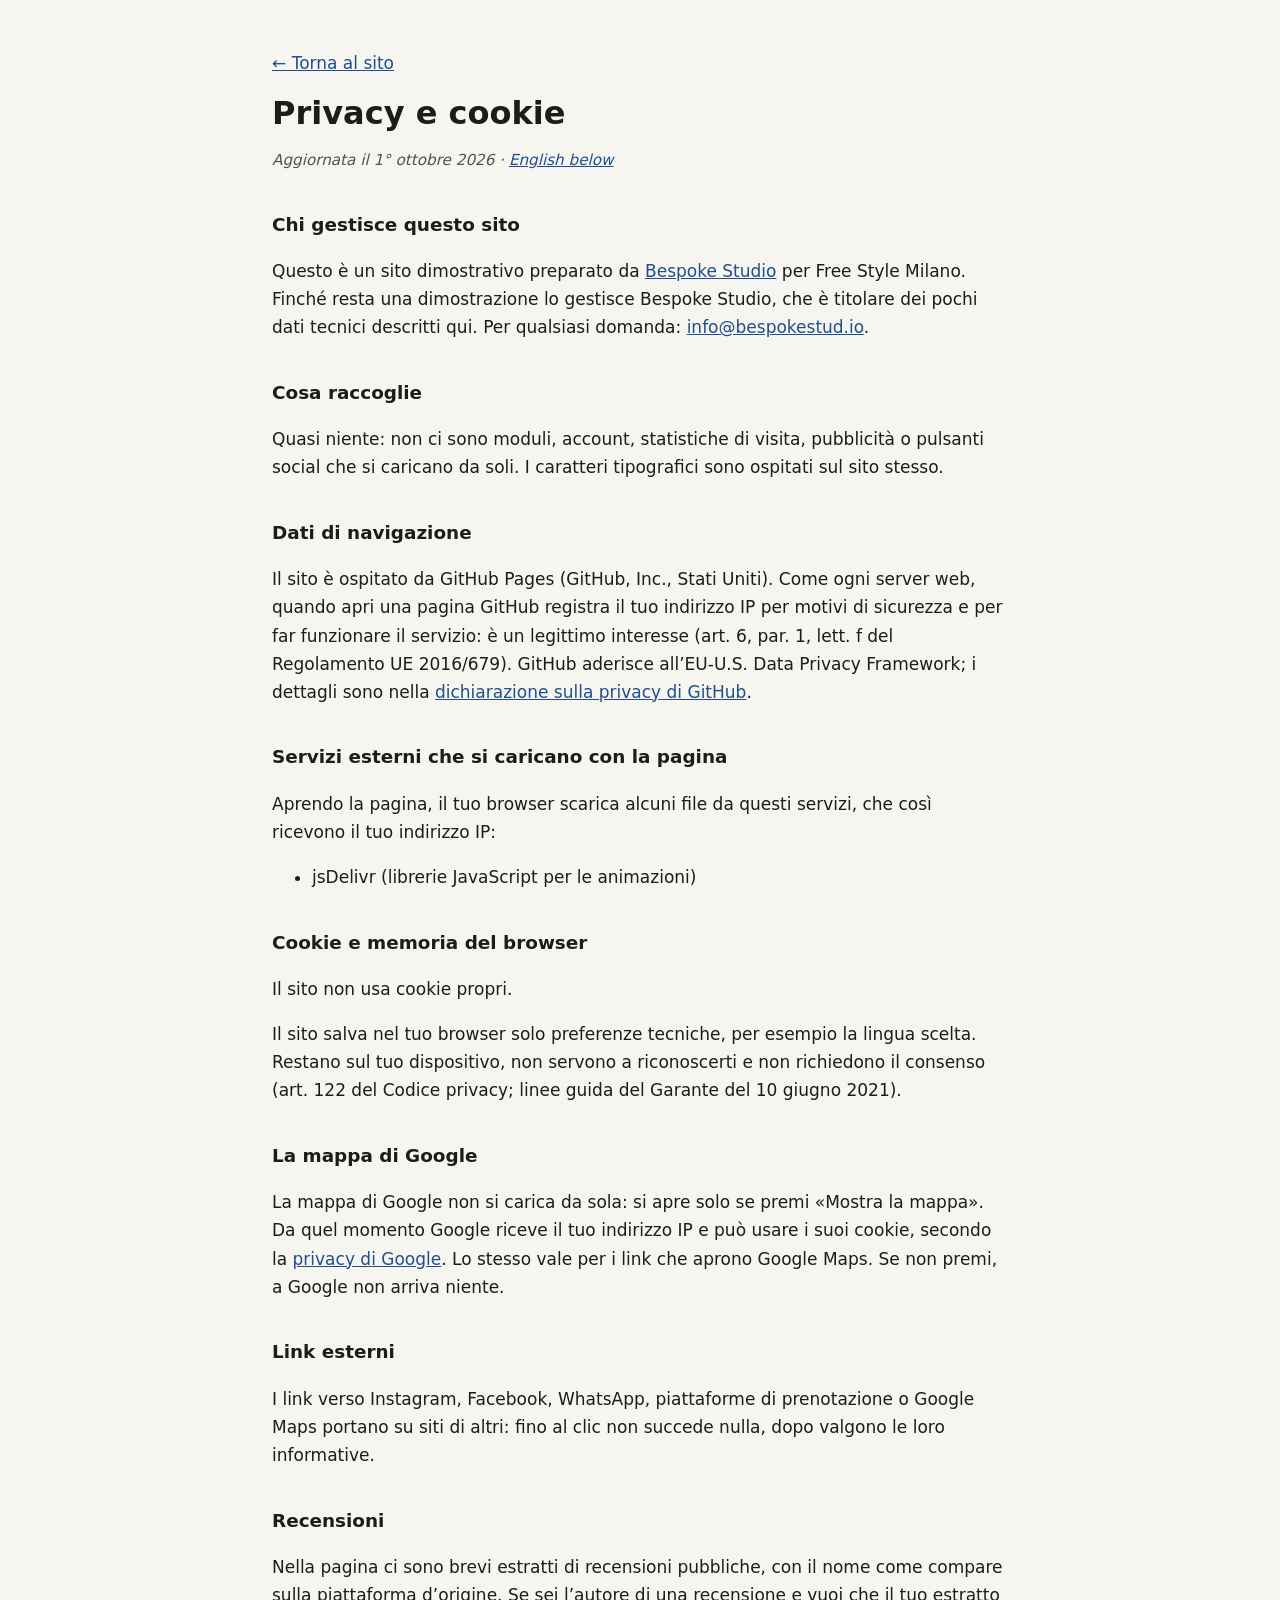
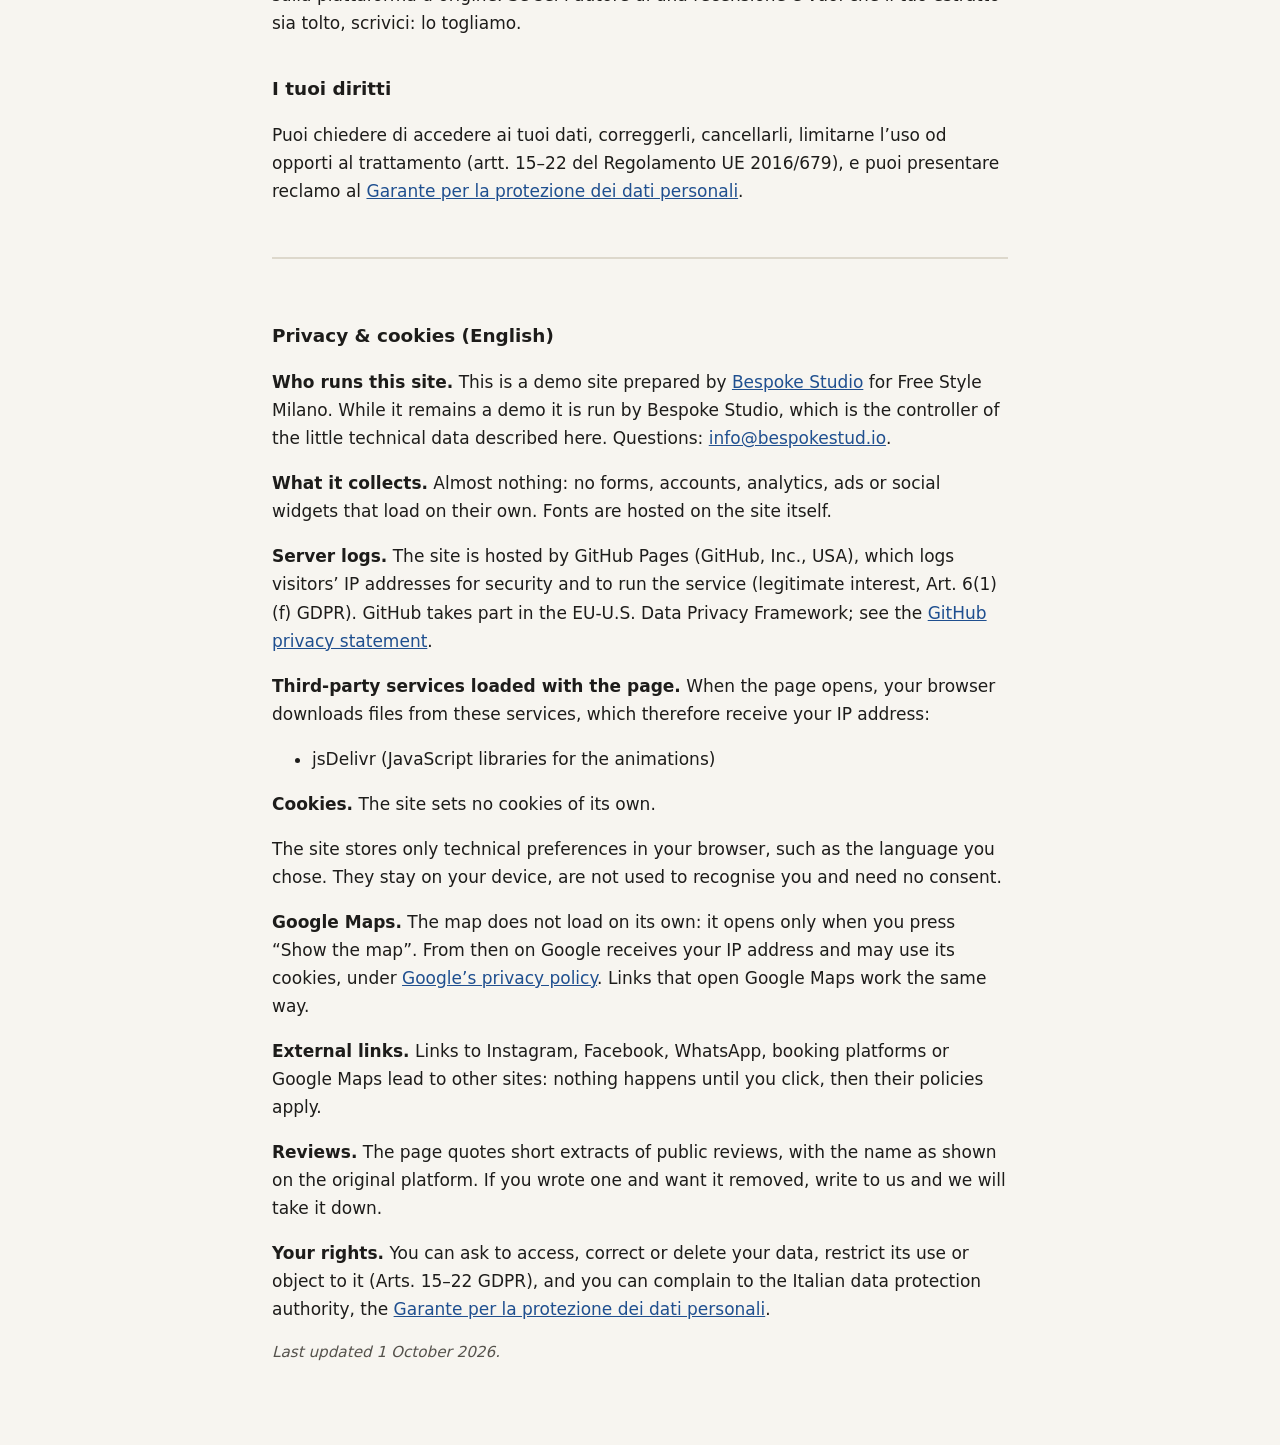
<file: privacy.html>
<!DOCTYPE html>
<html lang="it">
<head>
  <meta charset="UTF-8">
  <meta name="viewport" content="width=device-width, initial-scale=1.0">
  <meta name="robots" content="noindex">
  <title>Privacy e cookie · Free Style Milano</title>
  <meta name="description" content="Informativa privacy e cookie del sito Free Style Milano.">
  <style>
    body { margin: 0; background: #f7f5f0; color: #1d1c1a; font: 17px/1.65 system-ui, -apple-system, "Segoe UI", Roboto, sans-serif; }
    main { max-width: 46rem; margin: 0 auto; padding: 32px 20px 64px; }
    h1 { font-size: 2rem; line-height: 1.2; margin: 0.4em 0 0.2em; }
    h2 { font-size: 1.15rem; margin: 2em 0 0.4em; }
    a { color: #1f4f8f; }
    .data { color: #55524c; font-style: italic; font-size: 0.95rem; }
    .en { margin-top: 3em; padding-top: 1.5em; border-top: 2px solid #ddd8cc; }
    code { font-size: 0.9em; background: #ebe7dc; padding: 0 4px; border-radius: 3px; }
  </style>
</head>
<body>
<main>
  <p><a href="index.html">← Torna al sito</a></p>
  <h1>Privacy e cookie</h1>
  <p class="data">Aggiornata il 1° ottobre 2026 · <a href="#english" lang="en">English below</a></p>
  <h2>Chi gestisce questo sito</h2>
  <p>Questo è un sito dimostrativo preparato da <a href="https://bespokestud.io" rel="noopener">Bespoke Studio</a> per Free Style Milano. Finché resta una dimostrazione lo gestisce Bespoke Studio, che è titolare dei pochi dati tecnici descritti qui. Per qualsiasi domanda: <a href="mailto:info@bespokestud.io">info@bespokestud.io</a>.</p>
  <h2>Cosa raccoglie</h2>
  <p>Quasi niente: non ci sono moduli, account, statistiche di visita, pubblicità o pulsanti social che si caricano da soli. I caratteri tipografici sono ospitati sul sito stesso.</p>
  <h2>Dati di navigazione</h2>
  <p>Il sito è ospitato da GitHub Pages (GitHub, Inc., Stati Uniti). Come ogni server web, quando apri una pagina GitHub registra il tuo indirizzo IP per motivi di sicurezza e per far funzionare il servizio: è un legittimo interesse (art. 6, par. 1, lett. f del Regolamento UE 2016/679). GitHub aderisce all’EU-U.S. Data Privacy Framework; i dettagli sono nella <a href="https://docs.github.com/site-policy/privacy-policies/github-general-privacy-statement" rel="noopener">dichiarazione sulla privacy di GitHub</a>.</p>
  <h2>Servizi esterni che si caricano con la pagina</h2>
  <p>Aprendo la pagina, il tuo browser scarica alcuni file da questi servizi, che così ricevono il tuo indirizzo IP:</p>
  <ul><li>jsDelivr (librerie JavaScript per le animazioni)</li></ul>
  <h2>Cookie e memoria del browser</h2>
  <p>Il sito non usa cookie propri.</p>
  <p>Il sito salva nel tuo browser solo preferenze tecniche, per esempio la lingua scelta. Restano sul tuo dispositivo, non servono a riconoscerti e non richiedono il consenso (art. 122 del Codice privacy; linee guida del Garante del 10 giugno 2021).</p>
  <h2>La mappa di Google</h2>
  <p>La mappa di Google non si carica da sola: si apre solo se premi «Mostra la mappa». Da quel momento Google riceve il tuo indirizzo IP e può usare i suoi cookie, secondo la <a href="https://policies.google.com/privacy?hl=it" rel="noopener">privacy di Google</a>. Lo stesso vale per i link che aprono Google Maps. Se non premi, a Google non arriva niente.</p>
  <h2>Link esterni</h2>
  <p>I link verso Instagram, Facebook, WhatsApp, piattaforme di prenotazione o Google Maps portano su siti di altri: fino al clic non succede nulla, dopo valgono le loro informative.</p>
  <h2>Recensioni</h2>
  <p>Nella pagina ci sono brevi estratti di recensioni pubbliche, con il nome come compare sulla piattaforma d’origine. Se sei l’autore di una recensione e vuoi che il tuo estratto sia tolto, scrivici: lo togliamo.</p>
  <h2>I tuoi diritti</h2>
  <p>Puoi chiedere di accedere ai tuoi dati, correggerli, cancellarli, limitarne l’uso od opporti al trattamento (artt. 15–22 del Regolamento UE 2016/679), e puoi presentare reclamo al <a href="https://www.garanteprivacy.it" rel="noopener">Garante per la protezione dei dati personali</a>.</p>
  <div class="en" id="english" lang="en">
    <h2>Privacy &amp; cookies (English)</h2>
    <p><strong>Who runs this site.</strong> This is a demo site prepared by <a href="https://bespokestud.io" rel="noopener">Bespoke Studio</a> for Free Style Milano. While it remains a demo it is run by Bespoke Studio, which is the controller of the little technical data described here. Questions: <a href="mailto:info@bespokestud.io">info@bespokestud.io</a>.</p>
    <p><strong>What it collects.</strong> Almost nothing: no forms, accounts, analytics, ads or social widgets that load on their own. Fonts are hosted on the site itself.</p>
    <p><strong>Server logs.</strong> The site is hosted by GitHub Pages (GitHub, Inc., USA), which logs visitors’ IP addresses for security and to run the service (legitimate interest, Art. 6(1)(f) GDPR). GitHub takes part in the EU-U.S. Data Privacy Framework; see the <a href="https://docs.github.com/site-policy/privacy-policies/github-general-privacy-statement" rel="noopener">GitHub privacy statement</a>.</p>
    <p><strong>Third-party services loaded with the page.</strong> When the page opens, your browser downloads files from these services, which therefore receive your IP address:</p><ul><li>jsDelivr (JavaScript libraries for the animations)</li></ul>
    <p><strong>Cookies.</strong> The site sets no cookies of its own.</p>
    <p>The site stores only technical preferences in your browser, such as the language you chose. They stay on your device, are not used to recognise you and need no consent.</p>
    <p><strong>Google Maps.</strong> The map does not load on its own: it opens only when you press “Show the map”. From then on Google receives your IP address and may use its cookies, under <a href="https://policies.google.com/privacy?hl=en" rel="noopener">Google’s privacy policy</a>. Links that open Google Maps work the same way.</p>
    <p><strong>External links.</strong> Links to Instagram, Facebook, WhatsApp, booking platforms or Google Maps lead to other sites: nothing happens until you click, then their policies apply.</p>
    <p><strong>Reviews.</strong> The page quotes short extracts of public reviews, with the name as shown on the original platform. If you wrote one and want it removed, write to us and we will take it down.</p>
    <p><strong>Your rights.</strong> You can ask to access, correct or delete your data, restrict its use or object to it (Arts. 15–22 GDPR), and you can complain to the Italian data protection authority, the <a href="https://www.garanteprivacy.it" rel="noopener">Garante per la protezione dei dati personali</a>.</p>
    <p class="data">Last updated 1 October 2026.</p>
  </div>
</main>
</body>
</html>
</file>
